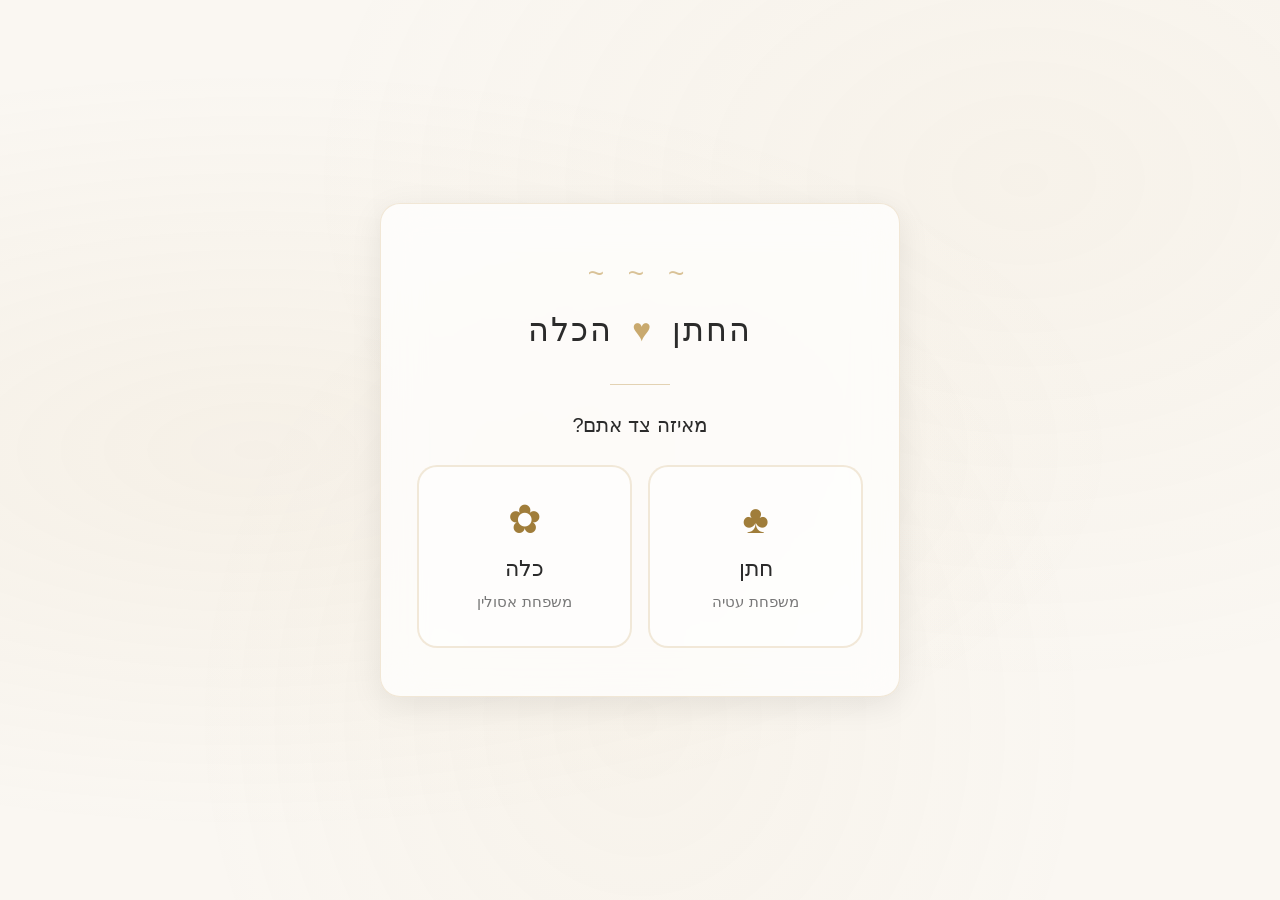
<file: index.html>
<!DOCTYPE html>
<html lang="he" dir="rtl">
<head>
  <meta charset="UTF-8">
  <meta name="viewport" content="width=device-width, initial-scale=1.0">
  <title>אישור הגעה לחתונה</title>
  <link rel="stylesheet" href="style.css">
</head>
<body>
  <div class="bg-pattern"></div>

  <div class="rsvp-container">
    <div class="rsvp-card glass">

      <!-- Config Warning -->
      <div class="config-warning" id="configWarning">
        <strong>שימו לב:</strong> המערכת עדיין לא מחוברת ל-Google Sheets.<br>
        יש להגדיר את כתובת ה-Script בקובץ <code>config.js</code>.
      </div>

      <!-- ===== STEP 1: Side Selection ===== -->
      <div class="step active" id="step1">
        <div class="ornament">~ ~ ~</div>
        <h1 class="couple-names">
          <span id="groomName"></span>
          <span class="heart">&#9829;</span>
          <span id="brideName"></span>
        </h1>
        <div class="event-details">
          <span class="detail-line" id="dateDisplay"></span>
          <span class="detail-line" id="venueDisplay"></span>
        </div>
        <div class="divider"></div>
        <h2 class="step-title">מאיזה צד אתם?</h2>
        <div class="side-cards">
          <div class="side-card groom" onclick="chooseSide('groom')">
            <div class="side-icon">&#9827;</div>
            <h3>חתן</h3>
            <p id="groomFamily"></p>
          </div>
          <div class="side-card bride" onclick="chooseSide('bride')">
            <div class="side-icon">&#10047;</div>
            <h3>כלה</h3>
            <p id="brideFamily"></p>
          </div>
        </div>
      </div>

      <!-- ===== STEP 2: Status Selection ===== -->
      <div class="step" id="step2">
        <button class="back-btn-top" onclick="goToStep(1)">&#8594; חזרה</button>
        <div class="selected-side-label" id="sideLabel"></div>
        <h2 class="step-title">מה הסטטוס?</h2>
        <div class="status-buttons">
          <button class="status-btn coming" onclick="chooseStatus('coming')">
            <span class="status-icon">&#10003;</span>
            מגיע/ה
          </button>
          <button class="status-btn not-coming" onclick="chooseStatus('not-coming')">
            <span class="status-icon">&#10007;</span>
            לא מגיע/ה
          </button>
          <button class="status-btn checking" onclick="chooseStatus('checking')">
            <span class="status-icon">?</span>
            עדיין בודק/ת
          </button>
        </div>
      </div>

      <!-- ===== STEP 3: Form ===== -->
      <div class="step" id="step3">
        <button class="back-btn-top" onclick="goToStep(2)">&#8594; חזרה</button>
        <div class="selected-side-label" id="sideLabel2"></div>
        <h2 class="step-title" id="formTitle"></h2>

        <div class="form-fields">
          <div class="field-group">
            <label class="field-label" for="guestName">שם מלא</label>
            <input type="text" id="guestName" class="field-input" placeholder="הכניסו את השם שלכם" autocomplete="name">
          </div>
          <div class="field-group" id="phoneGroup">
            <label class="field-label" for="guestPhone">מספר טלפון</label>
            <input type="tel" id="guestPhone" class="field-input" placeholder="050-0000000" autocomplete="tel" dir="ltr" style="text-align:right">
          </div>
          <div class="field-group" id="platesGroup">
            <label class="field-label" for="plates">כמה אנשים?</label>
            <input type="number" id="plates" class="field-input" min="1" max="20" value="1">
          </div>
        </div>

        <button class="submit-btn" id="submitBtn" onclick="submitRSVP()">
          <span class="btn-text">שליחה</span>
          <div class="spinner"></div>
        </button>

        <div class="message error" id="errorMsg"></div>
      </div>

      <!-- ===== STEP 4: Thank You ===== -->
      <div class="step" id="step4">
        <div class="thank-you-icon" id="thankIcon">&#10003;</div>
        <h2 class="thank-title" id="thankTitle"></h2>
        <p class="thank-message" id="thankMessage"></p>
        <button class="reset-btn" onclick="resetAll()">שליחת אישור נוסף</button>
      </div>

    </div>
  </div>

  <div class="confetti-container" id="confetti"></div>

  <script src="config.js"></script>
  <script>
    var selectedSide = null;
    var selectedStatus = null;

    function init() {
      document.getElementById('groomName').textContent = CONFIG.GROOM_NAME;
      document.getElementById('brideName').textContent = CONFIG.BRIDE_NAME;
      document.getElementById('groomFamily').textContent = CONFIG.GROOM_FAMILY;
      document.getElementById('brideFamily').textContent = CONFIG.BRIDE_FAMILY;

      if (CONFIG.WEDDING_DATE) {
        document.getElementById('dateDisplay').textContent = CONFIG.WEDDING_DATE;
      }
      if (CONFIG.VENUE) {
        document.getElementById('venueDisplay').textContent = CONFIG.VENUE;
      }
      if (!CONFIG.SCRIPT_URL) {
        document.getElementById('configWarning').classList.add('show');
      }
    }

    function goToStep(num) {
      document.querySelectorAll('.step').forEach(function(s) {
        s.classList.remove('active');
      });
      document.getElementById('step' + num).classList.add('active');
    }

    function chooseSide(side) {
      selectedSide = side;
      var label = side === 'groom'
        ? CONFIG.GROOM_FAMILY
        : CONFIG.BRIDE_FAMILY;
      document.getElementById('sideLabel').textContent = label;
      document.getElementById('sideLabel2').textContent = label;
      goToStep(2);
    }

    function chooseStatus(status) {
      selectedStatus = status;

      var phoneGroup = document.getElementById('phoneGroup');
      var platesGroup = document.getElementById('platesGroup');

      if (status === 'coming') {
        document.getElementById('formTitle').textContent = 'פרטי האורח';
        phoneGroup.style.display = 'block';
        platesGroup.style.display = 'block';
        document.getElementById('plates').value = 1;
      } else if (status === 'not-coming') {
        document.getElementById('formTitle').textContent = 'חבל... נשמח לדעת מי';
        phoneGroup.style.display = 'none';
        platesGroup.style.display = 'none';
      } else {
        document.getElementById('formTitle').textContent = 'פרטי האורח';
        phoneGroup.style.display = 'block';
        platesGroup.style.display = 'block';
        document.getElementById('plates').value = 1;
      }

      document.getElementById('guestName').value = '';
      document.getElementById('guestPhone').value = '';
      document.getElementById('errorMsg').classList.remove('show');
      goToStep(3);
      document.getElementById('guestName').focus();
    }

    async function submitRSVP() {
      var name = document.getElementById('guestName').value.trim();
      var phone = document.getElementById('guestPhone').value.trim();
      var plates = parseInt(document.getElementById('plates').value) || 0;
      var btn = document.getElementById('submitBtn');

      if (!name) {
        showError('נא להזין שם מלא');
        document.getElementById('guestName').focus();
        return;
      }

      if (selectedStatus !== 'not-coming' && !phone) {
        showError('נא להזין מספר טלפון');
        document.getElementById('guestPhone').focus();
        return;
      }

      if (selectedStatus !== 'not-coming' && plates < 1) {
        showError('נא לבחור מספר אנשים');
        return;
      }

      if (!CONFIG.SCRIPT_URL) {
        showError('המערכת לא מחוברת. הגדירו את SCRIPT_URL בקובץ config.js');
        return;
      }

      btn.classList.add('loading');
      btn.disabled = true;

      try {
        var params = new URLSearchParams({
          action: 'add',
          side: selectedSide,
          name: name,
          phone: selectedStatus !== 'not-coming' ? phone : '',
          plates: selectedStatus !== 'not-coming' ? plates : 0,
          status: selectedStatus
        });

        var response = await fetch(CONFIG.SCRIPT_URL + '?' + params.toString());
        var result = await response.json();

        if (result.success) {
          showThankYou();
        } else {
          showError('אירעה שגיאה, נסו שוב');
        }
      } catch (err) {
        showError('שגיאת חיבור. בדקו את החיבור לאינטרנט ונסו שוב');
      } finally {
        btn.classList.remove('loading');
        btn.disabled = false;
      }
    }

    function showThankYou() {
      var icon = document.getElementById('thankIcon');
      var title = document.getElementById('thankTitle');
      var message = document.getElementById('thankMessage');

      if (selectedStatus === 'coming') {
        icon.className = 'thank-you-icon confirmed';
        icon.innerHTML = '&#10003;';
        title.textContent = 'נתראה בחתונה!';
        message.textContent = 'האישור התקבל, שמחים שאתם מגיעים';
        launchConfetti();
      } else if (selectedStatus === 'not-coming') {
        icon.className = 'thank-you-icon declined';
        icon.innerHTML = '&#10007;';
        title.textContent = 'חבל שלא תגיעו';
        message.textContent = 'התשובה נרשמה, נחגוג בלעדיכם';
      } else {
        icon.className = 'thank-you-icon pending';
        icon.innerHTML = '?';
        title.textContent = 'קיבלנו!';
        message.textContent = 'נחכה לעדכון שלכם. בהצלחה עם ההחלטה';
      }

      document.getElementById('configWarning').style.display = 'none';
      goToStep(4);
    }

    function resetAll() {
      selectedSide = null;
      selectedStatus = null;
      document.getElementById('guestName').value = '';
      document.getElementById('guestPhone').value = '';
      document.getElementById('plates').value = 1;
      document.getElementById('errorMsg').classList.remove('show');
      if (!CONFIG.SCRIPT_URL) {
        document.getElementById('configWarning').classList.add('show');
      }
      goToStep(1);
    }

    function showError(msg) {
      var el = document.getElementById('errorMsg');
      el.textContent = msg;
      el.classList.add('show');
      setTimeout(function() { el.classList.remove('show'); }, 5000);
    }

    function launchConfetti() {
      var container = document.getElementById('confetti');
      var colors = ['#c9a96e', '#e8d5a8', '#4a7c59', '#f5f0e8', '#a07d3a', '#fff'];
      for (var i = 0; i < 60; i++) {
        var piece = document.createElement('div');
        piece.className = 'confetti-piece';
        piece.style.left = Math.random() * 100 + '%';
        piece.style.backgroundColor = colors[Math.floor(Math.random() * colors.length)];
        piece.style.width = (Math.random() * 8 + 6) + 'px';
        piece.style.height = (Math.random() * 8 + 6) + 'px';
        piece.style.borderRadius = Math.random() > 0.5 ? '50%' : '2px';
        piece.style.animationDuration = (Math.random() * 2 + 2) + 's';
        piece.style.animationDelay = (Math.random() * 1.5) + 's';
        container.appendChild(piece);
      }
      setTimeout(function() { container.innerHTML = ''; }, 5000);
    }

    init();
  </script>
</body>
</html>
</file>
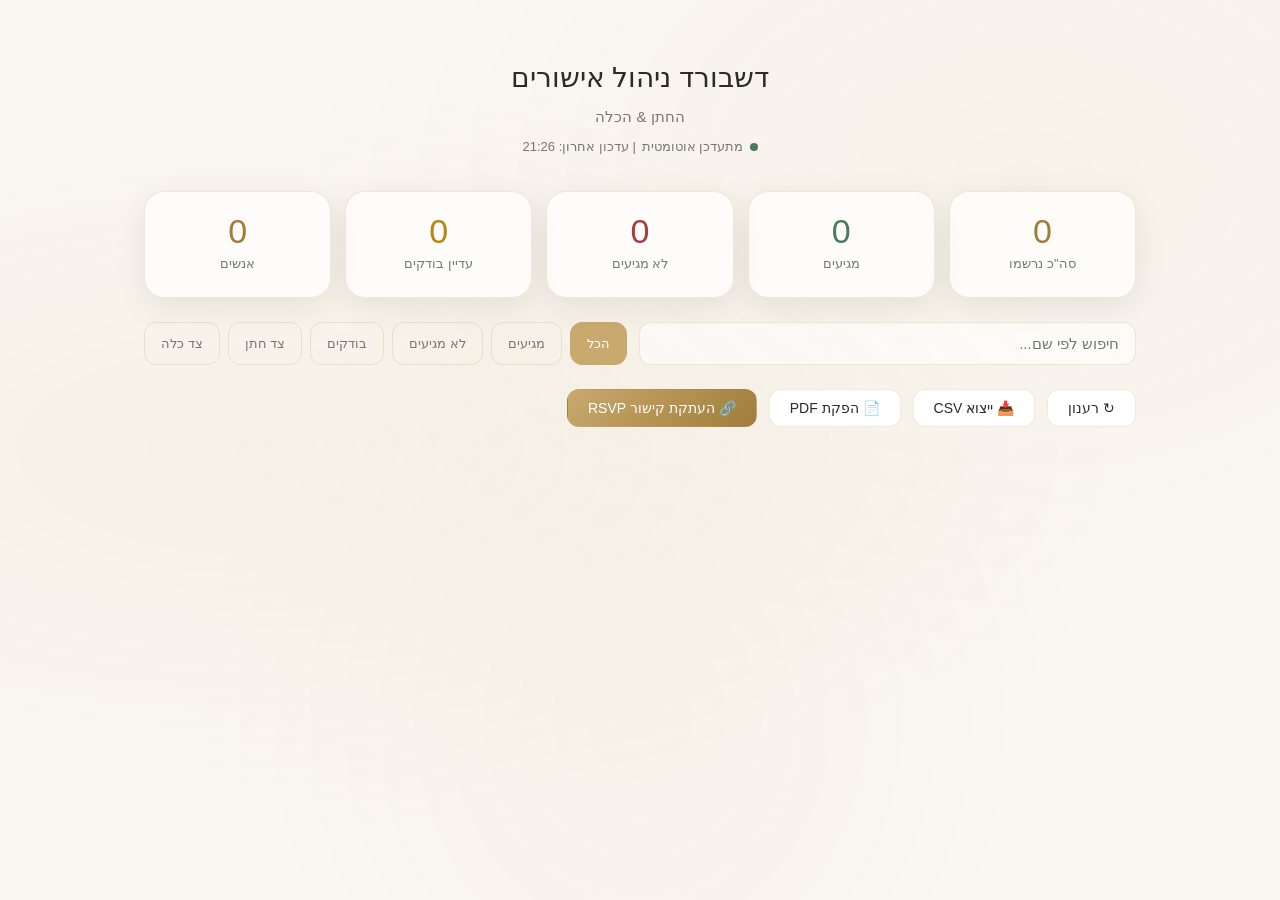
<file: dashboard.html>
<!DOCTYPE html>
<html lang="he" dir="rtl">
<head>
  <meta charset="UTF-8">
  <meta name="viewport" content="width=device-width, initial-scale=1.0">
  <title>דשבורד ניהול אישורים</title>
  <link rel="stylesheet" href="style.css">
</head>
<body>
  <div class="bg-pattern"></div>

  <div class="dashboard">
    <div class="dash-header">
      <h1>דשבורד ניהול אישורים</h1>
      <p class="subtitle" id="eventSubtitle"></p>
      <div class="refresh-indicator">
        <span class="refresh-dot"></span>
        <span>מתעדכן אוטומטית</span>
        <span id="lastUpdate"></span>
      </div>
    </div>

    <div class="config-warning" id="configWarning" style="margin-bottom:24px">
      <strong>שימו לב:</strong> המערכת עדיין לא מחוברת ל-Google Sheets.<br>
      יש להגדיר את כתובת ה-Script בקובץ <code>config.js</code>.<br>
      מוצגים נתוני דוגמה.
    </div>

    <!-- Stats -->
    <div class="stats-grid">
      <div class="stat-card glass">
        <div class="stat-number" id="totalGuests">0</div>
        <div class="stat-label">סה"כ נרשמו</div>
      </div>
      <div class="stat-card glass success">
        <div class="stat-number" id="totalComing">0</div>
        <div class="stat-label">מגיעים</div>
      </div>
      <div class="stat-card glass error">
        <div class="stat-number" id="totalNotComing">0</div>
        <div class="stat-label">לא מגיעים</div>
      </div>
      <div class="stat-card glass warning">
        <div class="stat-number" id="totalChecking">0</div>
        <div class="stat-label">עדיין בודקים</div>
      </div>
      <div class="stat-card glass">
        <div class="stat-number" id="totalPlates">0</div>
        <div class="stat-label">אנשים</div>
      </div>
    </div>

    <!-- Controls -->
    <div class="table-controls">
      <input type="text" class="search-input" id="searchInput" placeholder="חיפוש לפי שם..." oninput="filterTable()">
      <div class="filter-btns">
        <button class="filter-btn active" data-filter="all" onclick="setFilter('all', this)">הכל</button>
        <button class="filter-btn" data-filter="coming" onclick="setFilter('coming', this)">מגיעים</button>
        <button class="filter-btn" data-filter="not-coming" onclick="setFilter('not-coming', this)">לא מגיעים</button>
        <button class="filter-btn" data-filter="checking" onclick="setFilter('checking', this)">בודקים</button>
        <button class="filter-btn" data-filter="groom" onclick="setFilter('groom', this)">צד חתן</button>
        <button class="filter-btn" data-filter="bride" onclick="setFilter('bride', this)">צד כלה</button>
      </div>
    </div>

    <!-- Loading -->
    <div class="loading-overlay show" id="loading">
      <div class="loading-spinner"></div>
      <p>טוען נתונים...</p>
    </div>

    <!-- Table -->
    <div class="table-container glass" id="tableContainer" style="display:none">
      <table class="rsvp-table">
        <thead>
          <tr>
            <th>#</th>
            <th>צד</th>
            <th>שם</th>
            <th>טלפון</th>
            <th>אנשים</th>
            <th>סטטוס</th>
            <th>תאריך</th>
            <th></th>
          </tr>
        </thead>
        <tbody id="tableBody"></tbody>
      </table>
    </div>

    <!-- Empty -->
    <div class="empty-state" id="emptyState" style="display:none">
      <div class="empty-icon">&#9829;</div>
      <p>עדיין אין אישורי הגעה</p>
      <p style="font-size:14px;margin-top:4px">שלחו את הקישור לאורחים כדי להתחיל</p>
    </div>

    <!-- Actions -->
    <div class="actions-bar" style="margin-top:24px">
      <button class="action-btn" onclick="refreshData()">&#8635; רענון</button>
      <button class="action-btn" onclick="exportCSV()">&#128229; ייצוא CSV</button>
      <button class="action-btn" onclick="exportPDF()">&#128196; הפקת PDF</button>
      <button class="action-btn primary" onclick="copyRSVPLink()">&#128279; העתקת קישור RSVP</button>
    </div>
  </div>

  <script src="config.js"></script>
  <script>
    var allData = [];
    var currentFilter = 'all';

    function init() {
      var parts = [];
      if (CONFIG.GROOM_NAME && CONFIG.BRIDE_NAME) {
        parts.push(CONFIG.GROOM_NAME + ' & ' + CONFIG.BRIDE_NAME);
      }
      if (CONFIG.WEDDING_DATE) parts.push(CONFIG.WEDDING_DATE);
      document.getElementById('eventSubtitle').textContent = parts.join(' | ');

      if (!CONFIG.SCRIPT_URL) {
        document.getElementById('configWarning').classList.add('show');
        document.getElementById('loading').classList.remove('show');
        showDemoData();
        return;
      }

      document.getElementById('configWarning').style.display = 'none';
      refreshData();
      if (CONFIG.REFRESH_INTERVAL > 0) {
        setInterval(refreshData, CONFIG.REFRESH_INTERVAL);
      }
    }

    async function refreshData() {
      try {
        var params = new URLSearchParams({ action: 'list' });
        var response = await fetch(CONFIG.SCRIPT_URL + '?' + params.toString());
        var result = await response.json();
        if (result.success) {
          allData = result.data || [];
          renderAll();
        }
      } catch (err) {
        console.error('Fetch error:', err);
      }
      document.getElementById('loading').classList.remove('show');
      updateLastRefresh();
    }

    function showDemoData() {
      allData = [
        { side: 'חתן', name: 'דוד עטיה', phone: '050-1234567', plates: 3, status: 'מגיע', date: '22/07/2026 10:30' },
        { side: 'כלה', name: 'שרה אסולין', phone: '052-7654321', plates: 2, status: 'מגיע', date: '22/07/2026 11:15' },
        { side: 'חתן', name: 'יוסי כהן', phone: '', plates: 0, status: 'לא מגיע', date: '22/07/2026 12:00' },
        { side: 'כלה', name: 'מיכל לוי', phone: '054-9876543', plates: 4, status: 'עדיין בודק', date: '22/07/2026 13:00' },
        { side: 'חתן', name: 'אבי מזרחי', phone: '053-1112233', plates: 2, status: 'מגיע', date: '22/07/2026 14:20' },
      ];
      renderAll();
    }

    function renderAll() {
      updateStats();
      filterTable();
    }

    function updateStats() {
      var coming = allData.filter(function(r) { return r.status === 'מגיע'; });
      var notComing = allData.filter(function(r) { return r.status === 'לא מגיע'; });
      var checking = allData.filter(function(r) { return r.status === 'עדיין בודק'; });
      var totalPlates = coming.reduce(function(sum, r) { return sum + (parseInt(r.plates) || 0); }, 0);
      var checkingPlates = checking.reduce(function(sum, r) { return sum + (parseInt(r.plates) || 0); }, 0);

      document.getElementById('totalGuests').textContent = allData.length;
      document.getElementById('totalComing').textContent = coming.length;
      document.getElementById('totalNotComing').textContent = notComing.length;
      document.getElementById('totalChecking').textContent = checking.length;
      document.getElementById('totalPlates').textContent = totalPlates + (checkingPlates > 0 ? ' (+' + checkingPlates + '?)' : '');
    }

    function filterTable() {
      var search = document.getElementById('searchInput').value.trim().toLowerCase();
      var filtered = allData;

      if (currentFilter === 'coming') {
        filtered = filtered.filter(function(r) { return r.status === 'מגיע'; });
      } else if (currentFilter === 'not-coming') {
        filtered = filtered.filter(function(r) { return r.status === 'לא מגיע'; });
      } else if (currentFilter === 'checking') {
        filtered = filtered.filter(function(r) { return r.status === 'עדיין בודק'; });
      } else if (currentFilter === 'groom') {
        filtered = filtered.filter(function(r) { return r.side === 'חתן'; });
      } else if (currentFilter === 'bride') {
        filtered = filtered.filter(function(r) { return r.side === 'כלה'; });
      }

      if (search) {
        filtered = filtered.filter(function(r) {
          return r.name.toLowerCase().includes(search) || (r.phone && r.phone.includes(search));
        });
      }

      renderTable(filtered);
    }

    function setFilter(filter, btn) {
      currentFilter = filter;
      document.querySelectorAll('.filter-btn').forEach(function(b) { b.classList.remove('active'); });
      btn.classList.add('active');
      filterTable();
    }

    function renderTable(data) {
      var container = document.getElementById('tableContainer');
      var emptyState = document.getElementById('emptyState');
      var tbody = document.getElementById('tableBody');

      if (data.length === 0) {
        container.style.display = 'none';
        emptyState.style.display = 'block';
        return;
      }

      container.style.display = 'block';
      emptyState.style.display = 'none';

      tbody.innerHTML = data.map(function(row, i) {
        var statusClass, statusIcon;
        if (row.status === 'מגיע') {
          statusClass = 'confirmed';
          statusIcon = '&#10003;';
        } else if (row.status === 'לא מגיע') {
          statusClass = 'declined';
          statusIcon = '&#10007;';
        } else {
          statusClass = 'pending';
          statusIcon = '?';
        }

        var globalIndex = allData.indexOf(row);

        return '<tr>' +
          '<td>' + (i + 1) + '</td>' +
          '<td><span class="side-badge">' + escapeHtml(row.side) + '</span></td>' +
          '<td><strong>' + escapeHtml(row.name) + '</strong></td>' +
          '<td style="direction:ltr;text-align:right">' + escapeHtml(row.phone || '-') + '</td>' +
          '<td>' + (row.status !== 'לא מגיע' ? row.plates : '-') + '</td>' +
          '<td><span class="status-badge ' + statusClass + '">' + statusIcon + ' ' + escapeHtml(row.status) + '</span></td>' +
          '<td style="font-size:12px;color:var(--text-light)">' + escapeHtml(row.date || '') + '</td>' +
          '<td><button class="delete-btn" onclick="deleteRow(' + globalIndex + ')" title="מחיקה">&#128465;</button></td>' +
          '</tr>';
      }).join('');
    }

    async function deleteRow(index) {
      if (!confirm('למחוק את ' + allData[index].name + '?')) return;

      if (!CONFIG.SCRIPT_URL) {
        allData.splice(index, 1);
        renderAll();
        return;
      }

      try {
        var params = new URLSearchParams({ action: 'delete', row: index + 2 });
        var response = await fetch(CONFIG.SCRIPT_URL + '?' + params.toString());
        var result = await response.json();
        if (result.success) await refreshData();
      } catch (err) {
        alert('שגיאה במחיקה');
      }
    }

    function exportCSV() {
      if (allData.length === 0) return;
      var bom = '﻿';
      var headers = ['צד', 'שם', 'טלפון', 'אנשים', 'סטטוס', 'תאריך'];
      var rows = allData.map(function(r) {
        return [r.side, r.name, r.phone || '', r.plates, r.status, r.date || '']
          .map(function(v) { return '"' + String(v).replace(/"/g, '""') + '"'; }).join(',');
      });
      var csv = bom + headers.join(',') + '\n' + rows.join('\n');
      var blob = new Blob([csv], { type: 'text/csv;charset=utf-8;' });
      var url = URL.createObjectURL(blob);
      var a = document.createElement('a');
      a.href = url;
      a.download = 'rsvp-list.csv';
      a.click();
      URL.revokeObjectURL(url);
    }

    function exportPDF() {
      if (allData.length === 0) return;

      var coming = allData.filter(function(r) { return r.status === 'מגיע'; });
      var notComing = allData.filter(function(r) { return r.status === 'לא מגיע'; });
      var checking = allData.filter(function(r) { return r.status === 'עדיין בודק'; });
      var totalPlates = coming.reduce(function(s, r) { return s + (parseInt(r.plates) || 0); }, 0);

      var title = CONFIG.GROOM_NAME + ' & ' + CONFIG.BRIDE_NAME;
      if (CONFIG.WEDDING_DATE) title += ' | ' + CONFIG.WEDDING_DATE;

      var html = '<!DOCTYPE html><html lang="he" dir="rtl"><head><meta charset="UTF-8">' +
        '<title>רשימת אורחים - ' + escapeHtml(title) + '</title>' +
        '<style>' +
        '* { margin:0; padding:0; box-sizing:border-box; }' +
        'body { font-family: "Segoe UI", Arial, sans-serif; padding:32px; direction:rtl; color:#2b2b2b; }' +
        'h1 { font-size:22px; font-weight:400; text-align:center; margin-bottom:4px; }' +
        '.subtitle { text-align:center; color:#777; font-size:14px; margin-bottom:20px; }' +
        '.stats { display:flex; justify-content:center; gap:24px; margin-bottom:24px; padding:16px; background:#f9f5ef; border-radius:8px; }' +
        '.stat { text-align:center; }' +
        '.stat-num { font-size:24px; font-weight:600; color:#a07d3a; }' +
        '.stat-num.green { color:#4a7c59; }' +
        '.stat-num.red { color:#a63d40; }' +
        '.stat-num.orange { color:#b8860b; }' +
        '.stat-lbl { font-size:12px; color:#777; }' +
        'h2 { font-size:16px; font-weight:500; margin:20px 0 8px; color:#a07d3a; border-bottom:1px solid #e8d5a8; padding-bottom:4px; }' +
        'table { width:100%; border-collapse:collapse; margin-bottom:16px; }' +
        'th { background:#a07d3a; color:#fff; padding:8px 10px; font-size:12px; text-align:right; }' +
        'td { padding:7px 10px; font-size:13px; border-bottom:1px solid #eee; }' +
        'tr:nth-child(even) { background:#faf7f2; }' +
        '.footer { text-align:center; color:#bbb; font-size:11px; margin-top:24px; }' +
        '@media print { body { padding:16px; } }' +
        '</style></head><body>' +
        '<h1>רשימת אורחים</h1>' +
        '<p class="subtitle">' + escapeHtml(title) + '</p>' +
        '<div class="stats">' +
        '<div class="stat"><div class="stat-num">' + allData.length + '</div><div class="stat-lbl">סה"כ</div></div>' +
        '<div class="stat"><div class="stat-num green">' + coming.length + '</div><div class="stat-lbl">מגיעים</div></div>' +
        '<div class="stat"><div class="stat-num red">' + notComing.length + '</div><div class="stat-lbl">לא מגיעים</div></div>' +
        '<div class="stat"><div class="stat-num orange">' + checking.length + '</div><div class="stat-lbl">בודקים</div></div>' +
        '<div class="stat"><div class="stat-num">' + totalPlates + '</div><div class="stat-lbl">אנשים</div></div>' +
        '</div>';

      function buildSection(titleText, rows) {
        if (rows.length === 0) return '';
        var s = '<h2>' + titleText + ' (' + rows.length + ')</h2>' +
          '<table><tr><th>#</th><th>צד</th><th>שם</th><th>טלפון</th><th>אנשים</th><th>תאריך</th></tr>';
        rows.forEach(function(r, i) {
          s += '<tr><td>' + (i + 1) + '</td><td>' + escapeHtml(r.side) + '</td><td>' + escapeHtml(r.name) + '</td>' +
            '<td style="direction:ltr;text-align:right">' + escapeHtml(r.phone || '-') + '</td>' +
            '<td>' + (r.status !== 'לא מגיע' ? r.plates : '-') + '</td>' +
            '<td>' + escapeHtml(r.date || '') + '</td></tr>';
        });
        s += '</table>';
        return s;
      }

      html += buildSection('מגיעים', coming);
      html += buildSection('עדיין בודקים', checking);
      html += buildSection('לא מגיעים', notComing);

      var now = new Date().toLocaleString('he-IL');
      html += '<p class="footer">הופק בתאריך ' + now + '</p>';
      html += '</body></html>';

      var win = window.open('', '_blank');
      win.document.write(html);
      win.document.close();
      setTimeout(function() { win.print(); }, 400);
    }

    function copyRSVPLink() {
      var link = window.location.href.replace('dashboard.html', 'index.html').replace(/dashboard$/, '');
      navigator.clipboard.writeText(link).then(function() {
        var btn = event.target.closest('.action-btn');
        var original = btn.innerHTML;
        btn.innerHTML = '&#10003; הקישור הועתק!';
        setTimeout(function() { btn.innerHTML = original; }, 2000);
      });
    }

    function updateLastRefresh() {
      var now = new Date();
      var time = now.toLocaleTimeString('he-IL', { hour: '2-digit', minute: '2-digit' });
      document.getElementById('lastUpdate').textContent = '| עדכון אחרון: ' + time;
    }

    function escapeHtml(str) {
      var div = document.createElement('div');
      div.textContent = str;
      return div.innerHTML;
    }

    init();
  </script>
</body>
</html>
</file>
<file: style.css>
* {
  margin: 0;
  padding: 0;
  box-sizing: border-box;
}

:root {
  --bg: #faf7f2;
  --card: rgba(255, 255, 255, 0.72);
  --card-solid: #fff;
  --gold: #c9a96e;
  --gold-dark: #a07d3a;
  --gold-light: #e8d5a8;
  --gold-glow: rgba(201, 169, 110, 0.35);
  --text: #2b2b2b;
  --text-light: #777;
  --success: #4a7c59;
  --success-bg: rgba(74, 124, 89, 0.1);
  --error: #a63d40;
  --error-bg: rgba(166, 61, 64, 0.1);
  --warning: #b8860b;
  --warning-bg: rgba(184, 134, 11, 0.1);
  --border: rgba(201, 169, 110, 0.25);
  --shadow: 0 8px 32px rgba(0, 0, 0, 0.08);
  --shadow-lg: 0 16px 48px rgba(0, 0, 0, 0.12);
  --radius: 20px;
  --radius-sm: 12px;
  --transition: 0.3s cubic-bezier(0.4, 0, 0.2, 1);
}

html { scroll-behavior: smooth; }

body {
  font-family: 'Segoe UI', 'Helvetica Neue', Arial, sans-serif;
  background: var(--bg);
  color: var(--text);
  direction: rtl;
  min-height: 100vh;
  line-height: 1.6;
  -webkit-font-smoothing: antialiased;
}

.bg-pattern {
  position: fixed;
  inset: 0;
  z-index: 0;
  background:
    radial-gradient(ellipse at 20% 50%, rgba(201, 169, 110, 0.08) 0%, transparent 60%),
    radial-gradient(ellipse at 80% 20%, rgba(201, 169, 110, 0.06) 0%, transparent 50%),
    radial-gradient(ellipse at 50% 80%, rgba(201, 169, 110, 0.05) 0%, transparent 50%);
  pointer-events: none;
}

.glass {
  background: var(--card);
  backdrop-filter: blur(20px);
  -webkit-backdrop-filter: blur(20px);
  border: 1px solid var(--border);
  border-radius: var(--radius);
  box-shadow: var(--shadow);
}

/* ========================================
   RSVP PAGE - Multi-Step
   ======================================== */

.rsvp-container {
  min-height: 100vh;
  display: flex;
  align-items: center;
  justify-content: center;
  padding: 24px;
  position: relative;
  z-index: 1;
}

.rsvp-card {
  width: 100%;
  max-width: 520px;
  padding: 48px 36px;
  text-align: center;
}

/* Steps */
.step {
  display: none;
  animation: fadeUp 0.5s ease-out;
}

.step.active {
  display: block;
}

@keyframes fadeUp {
  from { opacity: 0; transform: translateY(24px); }
  to { opacity: 1; transform: translateY(0); }
}

/* Header */
.ornament {
  color: var(--gold);
  font-size: 28px;
  letter-spacing: 8px;
  margin-bottom: 8px;
  opacity: 0.7;
}

.couple-names {
  font-size: 32px;
  font-weight: 300;
  color: var(--text);
  letter-spacing: 2px;
  margin-bottom: 4px;
}

.couple-names .heart {
  color: var(--gold);
  display: inline-block;
  animation: pulse 2s ease-in-out infinite;
  margin: 0 8px;
}

@keyframes pulse {
  0%, 100% { transform: scale(1); }
  50% { transform: scale(1.15); }
}

.event-details {
  color: var(--text-light);
  font-size: 15px;
  margin-bottom: 28px;
  line-height: 1.8;
}

.event-details .detail-line { display: block; }

.divider {
  width: 60px;
  height: 1px;
  background: var(--gold);
  margin: 24px auto;
  opacity: 0.5;
}

.step-title {
  font-size: 20px;
  font-weight: 400;
  color: var(--text);
  margin-bottom: 24px;
}

/* Back Button */
.back-btn-top {
  display: inline-flex;
  align-items: center;
  gap: 4px;
  background: none;
  border: none;
  color: var(--text-light);
  font-size: 14px;
  font-family: inherit;
  cursor: pointer;
  margin-bottom: 20px;
  padding: 6px 12px;
  border-radius: 8px;
  transition: var(--transition);
}

.back-btn-top:hover {
  color: var(--gold-dark);
  background: rgba(201, 169, 110, 0.08);
}

/* ===== Step 1: Side Selection ===== */
.side-cards {
  display: grid;
  grid-template-columns: 1fr 1fr;
  gap: 16px;
}

.side-card {
  padding: 32px 16px;
  border: 2px solid var(--border);
  border-radius: var(--radius);
  cursor: pointer;
  transition: var(--transition);
  background: rgba(255, 255, 255, 0.5);
  position: relative;
  overflow: hidden;
}

.side-card::before {
  content: '';
  position: absolute;
  top: 0;
  left: 0;
  right: 0;
  height: 4px;
  opacity: 0;
  transition: var(--transition);
}

.side-card.groom::before {
  background: linear-gradient(90deg, var(--gold-dark), var(--gold));
}

.side-card.bride::before {
  background: linear-gradient(90deg, #d4a0a0, #c9a96e);
}

.side-card:hover {
  transform: translateY(-4px);
  box-shadow: var(--shadow-lg);
  border-color: var(--gold);
}

.side-card:hover::before {
  opacity: 1;
}

.side-icon {
  font-size: 40px;
  margin-bottom: 12px;
  line-height: 1;
  color: var(--gold-dark);
}

.side-card h3 {
  font-size: 22px;
  font-weight: 400;
  color: var(--text);
  margin-bottom: 4px;
}

.side-card p {
  font-size: 15px;
  color: var(--text-light);
}

/* ===== Step 2: Status Selection ===== */
.selected-side-label {
  display: inline-block;
  padding: 6px 16px;
  border-radius: 20px;
  font-size: 14px;
  color: var(--gold-dark);
  background: var(--gold-glow);
  margin-bottom: 20px;
}

.status-buttons {
  display: flex;
  flex-direction: column;
  gap: 12px;
}

.status-btn {
  display: flex;
  align-items: center;
  justify-content: center;
  gap: 10px;
  padding: 18px;
  border-radius: var(--radius-sm);
  font-size: 18px;
  font-family: inherit;
  font-weight: 500;
  cursor: pointer;
  transition: var(--transition);
  border: 2px solid;
}

.status-btn:hover {
  transform: translateY(-2px);
  box-shadow: var(--shadow);
}

.status-btn.coming {
  border-color: var(--success);
  background: var(--success-bg);
  color: var(--success);
}

.status-btn.coming:hover {
  background: var(--success);
  color: #fff;
}

.status-btn.not-coming {
  border-color: var(--error);
  background: var(--error-bg);
  color: var(--error);
}

.status-btn.not-coming:hover {
  background: var(--error);
  color: #fff;
}

.status-btn.checking {
  border-color: var(--warning);
  background: var(--warning-bg);
  color: var(--warning);
}

.status-btn.checking:hover {
  background: var(--warning);
  color: #fff;
}

.status-icon {
  font-size: 22px;
  font-weight: 700;
}

/* ===== Step 3: Form ===== */
.form-fields {
  display: flex;
  flex-direction: column;
  gap: 16px;
  margin-bottom: 24px;
}

.field-group { text-align: right; }

.field-label {
  display: block;
  font-size: 14px;
  color: var(--text-light);
  margin-bottom: 6px;
}

.field-input {
  width: 100%;
  padding: 14px 16px;
  border: 1.5px solid var(--border);
  border-radius: var(--radius-sm);
  background: rgba(255, 255, 255, 0.6);
  font-size: 16px;
  font-family: inherit;
  color: var(--text);
  direction: rtl;
  transition: var(--transition);
  outline: none;
}

.field-input:focus {
  border-color: var(--gold);
  box-shadow: 0 0 0 3px var(--gold-glow);
}

.field-input::placeholder { color: #bbb; }

.submit-btn {
  width: 100%;
  padding: 16px;
  border: none;
  border-radius: var(--radius-sm);
  background: linear-gradient(135deg, var(--gold), var(--gold-dark));
  color: #fff;
  font-size: 18px;
  font-family: inherit;
  font-weight: 600;
  cursor: pointer;
  transition: var(--transition);
  letter-spacing: 1px;
}

.submit-btn:hover:not(:disabled) {
  transform: translateY(-2px);
  box-shadow: 0 8px 24px var(--gold-glow);
}

.submit-btn:active:not(:disabled) {
  transform: translateY(0);
}

.submit-btn:disabled {
  opacity: 0.6;
  cursor: not-allowed;
}

.submit-btn .spinner {
  display: none;
  width: 20px;
  height: 20px;
  border: 2.5px solid rgba(255, 255, 255, 0.3);
  border-top-color: #fff;
  border-radius: 50%;
  animation: spin 0.7s linear infinite;
  margin: 0 auto;
}

.submit-btn.loading .btn-text { display: none; }
.submit-btn.loading .spinner { display: block; }

@keyframes spin { to { transform: rotate(360deg); } }

/* Messages */
.message {
  padding: 14px 18px;
  border-radius: var(--radius-sm);
  font-size: 15px;
  margin-top: 16px;
  display: none;
  animation: fadeUp 0.4s ease;
}

.message.show { display: block; }
.message.error { background: var(--error-bg); color: var(--error); }

/* ===== Thank You Screen ===== */
.thank-you-icon {
  width: 72px;
  height: 72px;
  border-radius: 50%;
  display: flex;
  align-items: center;
  justify-content: center;
  margin: 0 auto 20px;
  font-size: 36px;
}

.thank-you-icon.confirmed { background: var(--success-bg); color: var(--success); }
.thank-you-icon.declined { background: var(--error-bg); color: var(--error); }
.thank-you-icon.pending { background: var(--warning-bg); color: var(--warning); }

.thank-title {
  font-size: 24px;
  font-weight: 400;
  margin-bottom: 8px;
}

.thank-message {
  color: var(--text-light);
  font-size: 15px;
}

.reset-btn {
  display: inline-block;
  margin-top: 24px;
  padding: 10px 24px;
  border: 1.5px solid var(--border);
  border-radius: var(--radius-sm);
  background: transparent;
  color: var(--text-light);
  font-size: 14px;
  font-family: inherit;
  cursor: pointer;
  transition: var(--transition);
}

.reset-btn:hover {
  border-color: var(--gold);
  color: var(--gold);
}

/* Config Warning */
.config-warning {
  background: #fff3cd;
  border: 1px solid #ffc107;
  border-radius: var(--radius-sm);
  padding: 16px;
  margin-bottom: 20px;
  font-size: 14px;
  color: #856404;
  line-height: 1.7;
  display: none;
}

.config-warning.show { display: block; }

/* Confetti */
.confetti-container {
  position: fixed;
  inset: 0;
  pointer-events: none;
  z-index: 100;
  overflow: hidden;
}

.confetti-piece {
  position: absolute;
  width: 10px;
  height: 10px;
  top: -20px;
  animation: confettiFall linear forwards;
}

@keyframes confettiFall {
  0% { transform: translateY(0) rotate(0deg); opacity: 1; }
  100% { transform: translateY(100vh) rotate(720deg); opacity: 0; }
}

/* ========================================
   DASHBOARD
   ======================================== */

.dashboard {
  max-width: 1040px;
  margin: 0 auto;
  padding: 24px;
  position: relative;
  z-index: 1;
  min-height: 100vh;
}

.dash-header {
  text-align: center;
  padding: 32px 0;
}

.dash-header h1 {
  font-size: 28px;
  font-weight: 400;
  color: var(--text);
  margin-bottom: 4px;
}

.dash-header .subtitle {
  color: var(--text-light);
  font-size: 15px;
}

.refresh-indicator {
  display: inline-flex;
  align-items: center;
  gap: 6px;
  color: var(--text-light);
  font-size: 13px;
  margin-top: 8px;
}

.refresh-dot {
  width: 8px;
  height: 8px;
  border-radius: 50%;
  background: var(--success);
  animation: blink 2s ease-in-out infinite;
}

@keyframes blink {
  0%, 100% { opacity: 1; }
  50% { opacity: 0.3; }
}

/* Stats */
.stats-grid {
  display: grid;
  grid-template-columns: repeat(5, 1fr);
  gap: 14px;
  margin-bottom: 24px;
}

.stat-card {
  padding: 22px 12px;
  text-align: center;
  transition: var(--transition);
}

.stat-card:hover {
  transform: translateY(-2px);
  box-shadow: var(--shadow-lg);
}

.stat-number {
  font-size: 34px;
  font-weight: 300;
  color: var(--gold-dark);
  line-height: 1;
  margin-bottom: 6px;
}

.stat-label {
  font-size: 13px;
  color: var(--text-light);
}

.stat-card.success .stat-number { color: var(--success); }
.stat-card.error .stat-number { color: var(--error); }
.stat-card.warning .stat-number { color: var(--warning); }

/* Controls */
.table-controls {
  display: flex;
  gap: 12px;
  margin-bottom: 16px;
  flex-wrap: wrap;
}

.search-input {
  flex: 1;
  min-width: 180px;
  padding: 12px 16px;
  border: 1.5px solid var(--border);
  border-radius: var(--radius-sm);
  background: rgba(255, 255, 255, 0.6);
  font-size: 15px;
  font-family: inherit;
  color: var(--text);
  direction: rtl;
  outline: none;
  transition: var(--transition);
}

.search-input:focus {
  border-color: var(--gold);
  box-shadow: 0 0 0 3px var(--gold-glow);
}

.filter-btns {
  display: flex;
  gap: 8px;
  flex-wrap: wrap;
}

.filter-btn {
  padding: 10px 16px;
  border: 1.5px solid var(--border);
  border-radius: var(--radius-sm);
  background: transparent;
  font-size: 13px;
  font-family: inherit;
  cursor: pointer;
  transition: var(--transition);
  color: var(--text-light);
  white-space: nowrap;
}

.filter-btn:hover { border-color: var(--gold); }

.filter-btn.active {
  background: var(--gold);
  border-color: var(--gold);
  color: #fff;
}

/* Table */
.table-container {
  overflow-x: auto;
  border-radius: var(--radius);
  margin-bottom: 24px;
}

.rsvp-table {
  width: 100%;
  border-collapse: collapse;
  background: var(--card-solid);
  border-radius: var(--radius);
  overflow: hidden;
}

.rsvp-table thead {
  background: linear-gradient(135deg, var(--gold), var(--gold-dark));
  color: #fff;
}

.rsvp-table th {
  padding: 14px 12px;
  font-weight: 500;
  font-size: 13px;
  text-align: right;
  letter-spacing: 0.5px;
  white-space: nowrap;
}

.rsvp-table td {
  padding: 12px;
  font-size: 14px;
  border-bottom: 1px solid rgba(0, 0, 0, 0.05);
}

.rsvp-table tbody tr {
  transition: var(--transition);
}

.rsvp-table tbody tr:hover {
  background: rgba(201, 169, 110, 0.05);
}

.rsvp-table tbody tr:last-child td { border-bottom: none; }

.status-badge {
  display: inline-flex;
  align-items: center;
  gap: 4px;
  padding: 3px 10px;
  border-radius: 20px;
  font-size: 12px;
  font-weight: 500;
  white-space: nowrap;
}

.status-badge.confirmed { background: var(--success-bg); color: var(--success); }
.status-badge.declined { background: var(--error-bg); color: var(--error); }
.status-badge.pending { background: var(--warning-bg); color: var(--warning); }

.side-badge {
  display: inline-block;
  padding: 2px 10px;
  border-radius: 20px;
  font-size: 12px;
  background: rgba(201, 169, 110, 0.12);
  color: var(--gold-dark);
}

.empty-state {
  text-align: center;
  padding: 48px 24px;
  color: var(--text-light);
}

.empty-state .empty-icon {
  font-size: 48px;
  margin-bottom: 12px;
  opacity: 0.5;
}

.empty-state p { font-size: 16px; }

/* Actions */
.actions-bar {
  display: flex;
  gap: 12px;
  justify-content: flex-start;
  flex-wrap: wrap;
}

.action-btn {
  padding: 10px 20px;
  border: 1.5px solid var(--border);
  border-radius: var(--radius-sm);
  background: var(--card-solid);
  font-size: 14px;
  font-family: inherit;
  cursor: pointer;
  transition: var(--transition);
  color: var(--text);
  display: inline-flex;
  align-items: center;
  gap: 6px;
}

.action-btn:hover {
  border-color: var(--gold);
  transform: translateY(-1px);
  box-shadow: var(--shadow);
}

.action-btn.primary {
  background: linear-gradient(135deg, var(--gold), var(--gold-dark));
  color: #fff;
  border-color: transparent;
}

.delete-btn {
  background: none;
  border: none;
  color: var(--text-light);
  cursor: pointer;
  font-size: 14px;
  padding: 4px 8px;
  border-radius: 6px;
  transition: var(--transition);
  opacity: 0.4;
}

.delete-btn:hover {
  opacity: 1;
  color: var(--error);
  background: var(--error-bg);
}

/* Loading */
.loading-overlay {
  display: none;
  text-align: center;
  padding: 48px;
}

.loading-overlay.show { display: block; }

.loading-spinner {
  width: 40px;
  height: 40px;
  border: 3px solid var(--border);
  border-top-color: var(--gold);
  border-radius: 50%;
  animation: spin 0.8s linear infinite;
  margin: 0 auto 16px;
}

/* ===== Print / PDF ===== */
@media print {
  body {
    background: #fff;
    color: #000;
    font-size: 12pt;
  }

  .bg-pattern,
  .dash-header .refresh-indicator,
  .config-warning,
  .table-controls,
  .actions-bar,
  .delete-btn,
  .loading-overlay { display: none !important; }

  .dashboard { padding: 0; max-width: 100%; }

  .dash-header { padding: 16px 0; }

  .stats-grid {
    grid-template-columns: repeat(5, 1fr);
    gap: 8px;
    margin-bottom: 16px;
  }

  .stat-card {
    border: 1px solid #ddd;
    border-radius: 8px;
    padding: 12px 8px;
    box-shadow: none;
    background: #fff;
  }

  .stat-number { font-size: 24px; color: #333 !important; }

  .table-container {
    border-radius: 0;
    box-shadow: none;
    overflow: visible;
  }

  .rsvp-table {
    border: 1px solid #ddd;
    border-radius: 0;
  }

  .rsvp-table thead {
    background: #333 !important;
    -webkit-print-color-adjust: exact;
    print-color-adjust: exact;
  }

  .rsvp-table th { padding: 10px 8px; font-size: 11pt; }
  .rsvp-table td { padding: 8px; font-size: 11pt; }

  .status-badge, .side-badge {
    -webkit-print-color-adjust: exact;
    print-color-adjust: exact;
  }

  .glass {
    background: #fff;
    backdrop-filter: none;
    box-shadow: none;
  }
}

/* ===== Responsive ===== */
@media (max-width: 768px) {
  .stats-grid {
    grid-template-columns: repeat(3, 1fr);
  }

  .rsvp-card { padding: 36px 24px; }
  .couple-names { font-size: 26px; }

  .table-controls { flex-direction: column; }

  .filter-btns { width: 100%; overflow-x: auto; }
  .filter-btn { flex-shrink: 0; }
}

@media (max-width: 480px) {
  .stats-grid {
    grid-template-columns: repeat(2, 1fr);
    gap: 10px;
  }

  .stat-card { padding: 14px 8px; }
  .stat-number { font-size: 26px; }
  .rsvp-card { padding: 28px 18px; }
  .couple-names { font-size: 22px; }
  .dash-header h1 { font-size: 22px; }

  .side-cards { gap: 12px; }
  .side-card { padding: 24px 12px; }
  .side-card h3 { font-size: 18px; }
}
</file>
